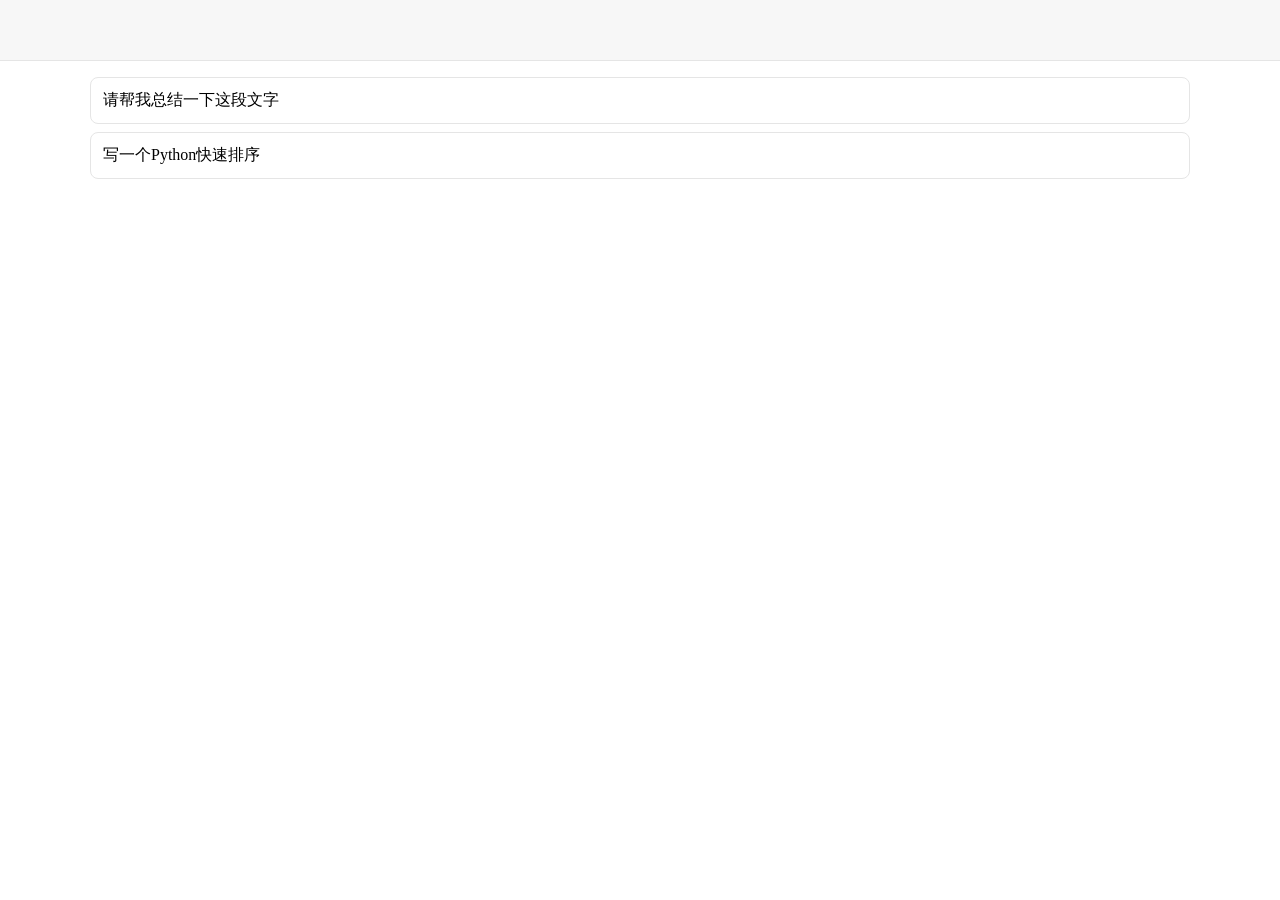
<file: tests/mock/index.html>
<!DOCTYPE html>
<html>
  <head>
    <meta charset="utf-8" />
    <title>ChatGPT Mock</title>
    <link rel="stylesheet" href="../../chrome-extension/sidebar.css" />
    <style>
      body {
        margin: 0;
      }
      header {
        height: 60px;
        background: #f7f7f7;
        border-bottom: 1px solid #e5e5e5;
        display: flex;
        align-items: center;
        justify-content: flex-end;
        padding: 0 16px;
      }
      #conversation-header-actions {
        display: flex;
        align-items: center;
      }
      main {
        max-width: 1100px;
        margin: 0 auto;
        padding: 16px;
      }
      .chat-container {
        width: 100%;
      }
      .message {
        padding: 12px;
        border: 1px solid #e5e5e5;
        margin-bottom: 8px;
        border-radius: 8px;
      }
    </style>
    <script>
      window.chrome = window.chrome || {};
      const store = {};
      window.chrome.storage = {
        local: {
          get(keys) {
            return new Promise((resolve) => {
              if (!keys) return resolve(store);
              const result = {};
              (Array.isArray(keys) ? keys : [keys]).forEach((k) => {
                result[k] = store[k];
              });
              resolve(result);
            });
          },
          set(obj) {
            Object.assign(store, obj);
            return Promise.resolve();
          },
        },
      };
      const messages = {
        sidebarTitle: "对话目录",
        filterStarred: "只看星标",
        emptyStateHeader: "暂无问题记录",
        emptyStateDescription: "发送消息后会自动记录问题",
        toggleButton: "目录",
        emptyStateStarredHeader: "暂无星标问题",
        emptyStateStarredDescription: "为重要问题添加星标以便筛选",
        removeStarTitle: "取消星标",
        addStarTitle: "添加星标",
        scrollToConversationTitle: "定位到对话",
      };
      window.chrome.i18n = {
        getMessage(key) {
          return messages[key] || key;
        },
      };
    </script>
  </head>
  <body>
    <header>
      <div id="conversation-header-actions"></div>
    </header>
    <main>
      <div class="chat-container">
        <div
          class="message"
          data-message-author-role="user"
          data-message-id="u1"
        >
          <div class="whitespace-pre-wrap">请帮我总结一下这段文字</div>
        </div>
        <div
          class="message"
          data-message-author-role="user"
          data-message-id="u2"
        >
          <div class="whitespace-pre-wrap">写一个Python快速排序</div>
        </div>
      </div>
    </main>
    <script src="../../chrome-extension/content.js"></script>
  </body>
</html>
</file>
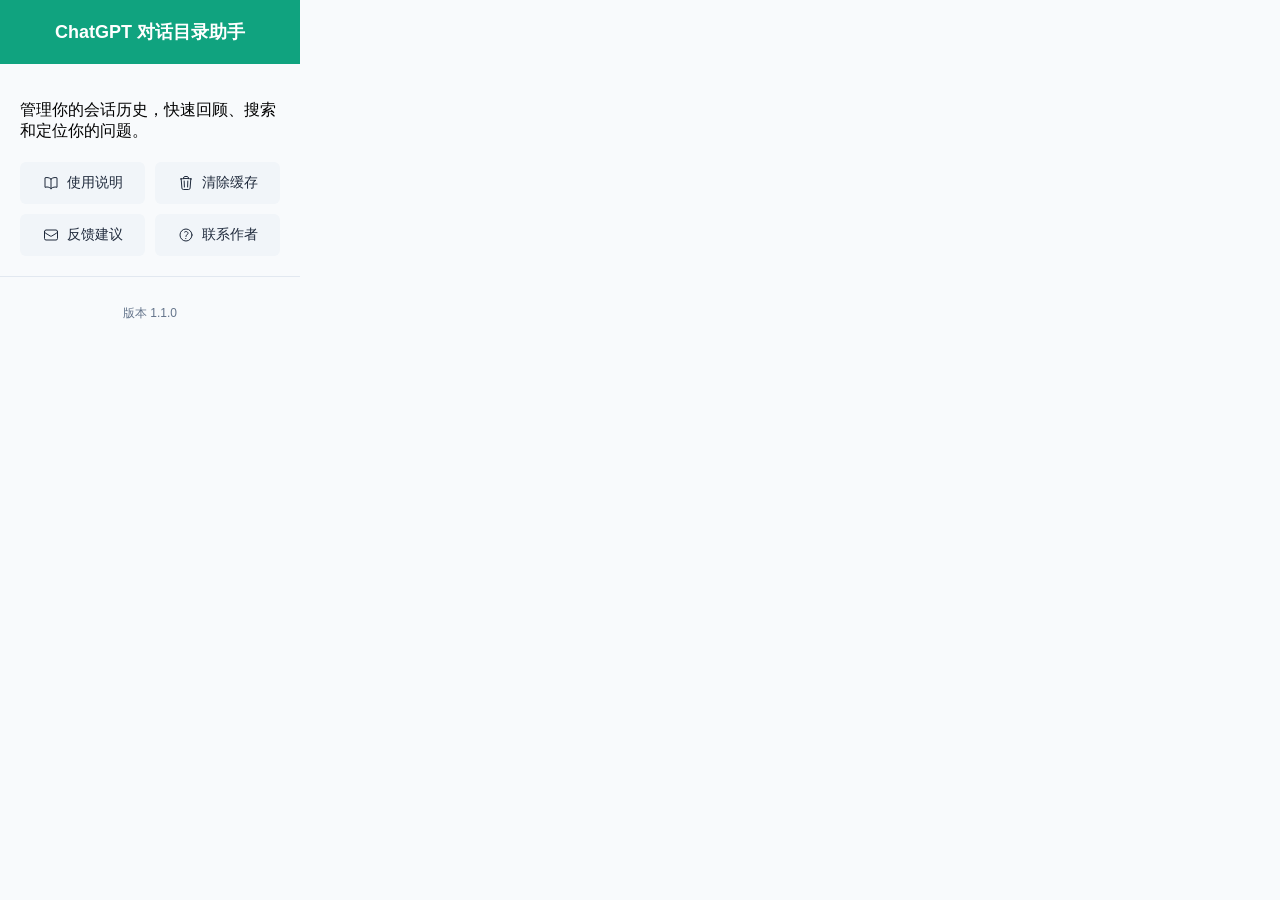
<file: chrome-extension/popup.html>
<!DOCTYPE html>
<html lang="zh-CN">
  <head>
    <meta charset="UTF-8" />
    <meta name="viewport" content="width=device-width, initial-scale=1.0" />
    <title>ChatGPT 对话目录助手</title>
    <style>
      body {
        width: 300px;
        margin: 0;
        padding: 0;
        font-family: -apple-system, BlinkMacSystemFont, "Segoe UI",
          "PingFang SC", "Hiragino Sans GB", "Microsoft YaHei", sans-serif;
        background: #f8fafc;
      }

      .header {
        background: #10a37f; /* Updated color */
        color: white;
        padding: 20px;
        text-align: center;
      }

      .header h1 {
        margin: 0;
        font-size: 18px;
        font-weight: 600;
      }

      .content {
        padding: 20px;
      }

      .actions {
        margin-top: 20px;
        display: grid;
        grid-template-columns: 1fr 1fr;
        gap: 10px;
      }

      .btn {
        padding: 12px;
        border: none;
        border-radius: 6px;
        font-size: 14px;
        font-weight: 500;
        cursor: pointer;
        transition: all 0.2s;
        display: flex;
        align-items: center;
        justify-content: center;
        gap: 8px;
      }

      .btn svg {
        width: 16px;
        height: 16px;
      }

      .btn-danger {
        background: #ef4444;
        color: white;
      }

      .btn-danger:hover {
        background: #dc2626;
      }

      .btn-primary {
        background: #10a37f;
        color: white;
      }

      .btn-primary:hover {
        background: #0f9671;
      }

      .btn-secondary {
        background: #f1f5f9;
        color: #1e293b;
      }

      .btn-secondary:hover {
        background: #e2e8f0;
      }

      .status-message {
        margin-top: 12px;
        font-size: 13px;
        color: #10a37f;
        text-align: center;
        display: none; /* Initially hidden */
        grid-column: 1 / -1;
      }

      .footer {
        padding: 16px 20px;
        text-align: center;
        font-size: 12px;
        color: #64748b;
        border-top: 1px solid #e2e8f0;
      }

      .modal {
        display: none;
        position: fixed;
        z-index: 1;
        left: 0;
        top: 0;
        width: 100%;
        height: 100%;
        overflow: auto;
        background-color: rgba(0, 0, 0, 0.4);
      }

      .modal-content {
        background-color: #fefefe;
        margin: 15% auto;
        padding: 20px;
        border: 1px solid #888;
        width: 80%;
        max-width: 300px;
        text-align: center;
        border-radius: 8px;
      }

      .modal-content img {
        max-width: 100%;
        height: auto;
      }

      .close {
        color: #aaa;
        float: right;
        font-size: 28px;
        font-weight: bold;
      }

      .close:hover,
      .close:focus {
        color: black;
        text-decoration: none;
        cursor: pointer;
      }
    </style>
  </head>
  <body>
    <div class="header">
      <h1>ChatGPT 对话目录助手</h1>
    </div>

    <div class="content">
      <p>管理你的会话历史，快速回顾、搜索和定位你的问题。</p>
      <div class="actions">
        <button class="btn btn-secondary" id="user-guide-btn">
          <svg
            xmlns="http://www.w3.org/2000/svg"
            fill="none"
            viewBox="0 0 24 24"
            stroke-width="1.5"
            stroke="currentColor"
          >
            <path
              stroke-linecap="round"
              stroke-linejoin="round"
              d="M12 6.042A8.967 8.967 0 0 0 6 3.75c-1.052 0-2.062.18-3 .512v14.25A8.987 8.987 0 0 1 6 18c2.305 0 4.408.867 6 2.292m0-14.25a8.966 8.966 0 0 1 6-2.292c1.052 0 2.062.18 3 .512v14.25A8.987 8.987 0 0 0 18 18a8.967 8.967 0 0 0-6 2.292m0-14.25v14.25"
            />
          </svg>
          使用说明
        </button>
        <button class="btn btn-secondary" id="clear-cache-btn">
          <svg
            xmlns="http://www.w3.org/2000/svg"
            fill="none"
            viewBox="0 0 24 24"
            stroke-width="1.5"
            stroke="currentColor"
          >
            <path
              stroke-linecap="round"
              stroke-linejoin="round"
              d="m14.74 9-.346 9m-4.788 0L9.26 9m9.968-3.21c.342.052.682.107 1.022.166m-1.022-.165L18.16 19.673a2.25 2.25 0 0 1-2.244 2.077H8.084a2.25 2.25 0 0 1-2.244-2.077L4.772 5.79m14.456 0a48.108 48.108 0 0 0-3.478-.397m-12 .562c.34-.059.68-.114 1.022-.165m0 0a48.11 48.11 0 0 1 3.478-.397m7.5 0v-.916c0-1.18-.91-2.164-2.09-2.201a51.964 51.964 0 0 0-3.32 0c-1.18.037-2.09 1.022-2.09 2.201v.916m7.5 0a48.667 48.667 0 0 0-7.5 0"
            />
          </svg>
          清除缓存
        </button>
        <button class="btn btn-secondary" id="feedback-btn">
          <svg
            xmlns="http://www.w3.org/2000/svg"
            fill="none"
            viewBox="0 0 24 24"
            stroke-width="1.5"
            stroke="currentColor"
          >
            <path
              stroke-linecap="round"
              stroke-linejoin="round"
              d="M21.75 6.75v10.5a2.25 2.25 0 0 1-2.25 2.25h-15a2.25 2.25 0 0 1-2.25-2.25V6.75m19.5 0A2.25 2.25 0 0 0 19.5 4.5h-15a2.25 2.25 0 0 0-2.25 2.25m19.5 0v.243a2.25 2.25 0 0 1-1.07 1.916l-7.5 4.615a2.25 2.25 0 0 1-2.36 0L3.32 8.91a2.25 2.25 0 0 1-1.07-1.916V6.75"
            />
          </svg>
          反馈建议
        </button>

        <button class="btn btn-secondary" id="contact-author-btn">
          <svg
            xmlns="http://www.w3.org/2000/svg"
            fill="none"
            viewBox="0 0 24 24"
            stroke-width="1.5"
            stroke="currentColor"
          >
            <path
              stroke-linecap="round"
              stroke-linejoin="round"
              d="M9.879 7.519c1.171-1.025 3.071-1.025 4.242 0 1.172 1.025 1.172 2.687 0 3.712-.203.179-.43.326-.67.442-.745.361-1.45.999-1.45 1.827v.75M21 12a9 9 0 1 1-18 0 9 9 0 0 1 18 0Zm-9 5.25h.008v.008H12v-.008Z"
            />
          </svg>
          联系作者
        </button>
        <p id="status-message" class="status-message">
          缓存已清除！请刷新页面。 p>
        </p>
      </div>
    </div>

    <div id="myModal" class="modal">
      <div class="modal-content">
        <span class="close">&times;</span>
        <img src="assets/wechat_add_friend.jpg" alt="WeChat QR Code" />
      </div>
    </div>

    <div class="footer">
      <p>版本 1.1.0</p>
    </div>

    <script src="popup.js"></script>
  </body>
</html>
</file>
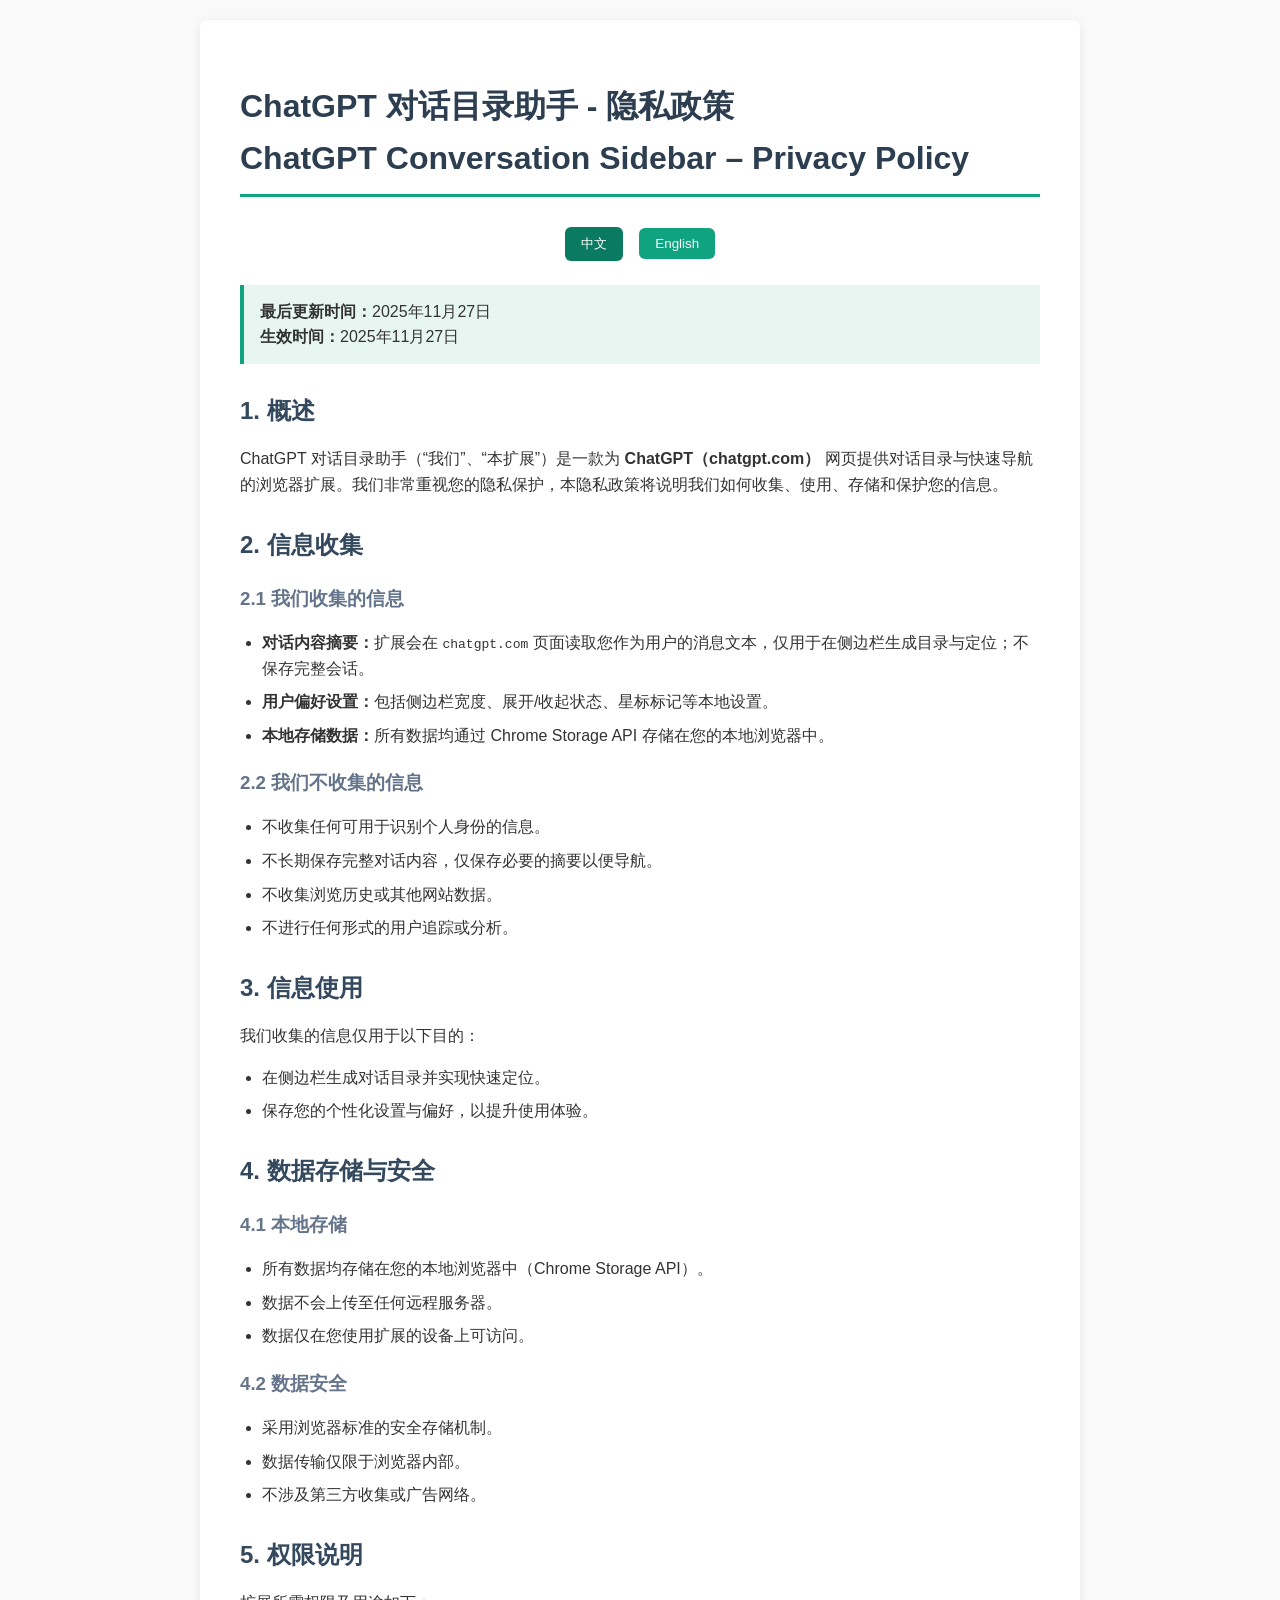
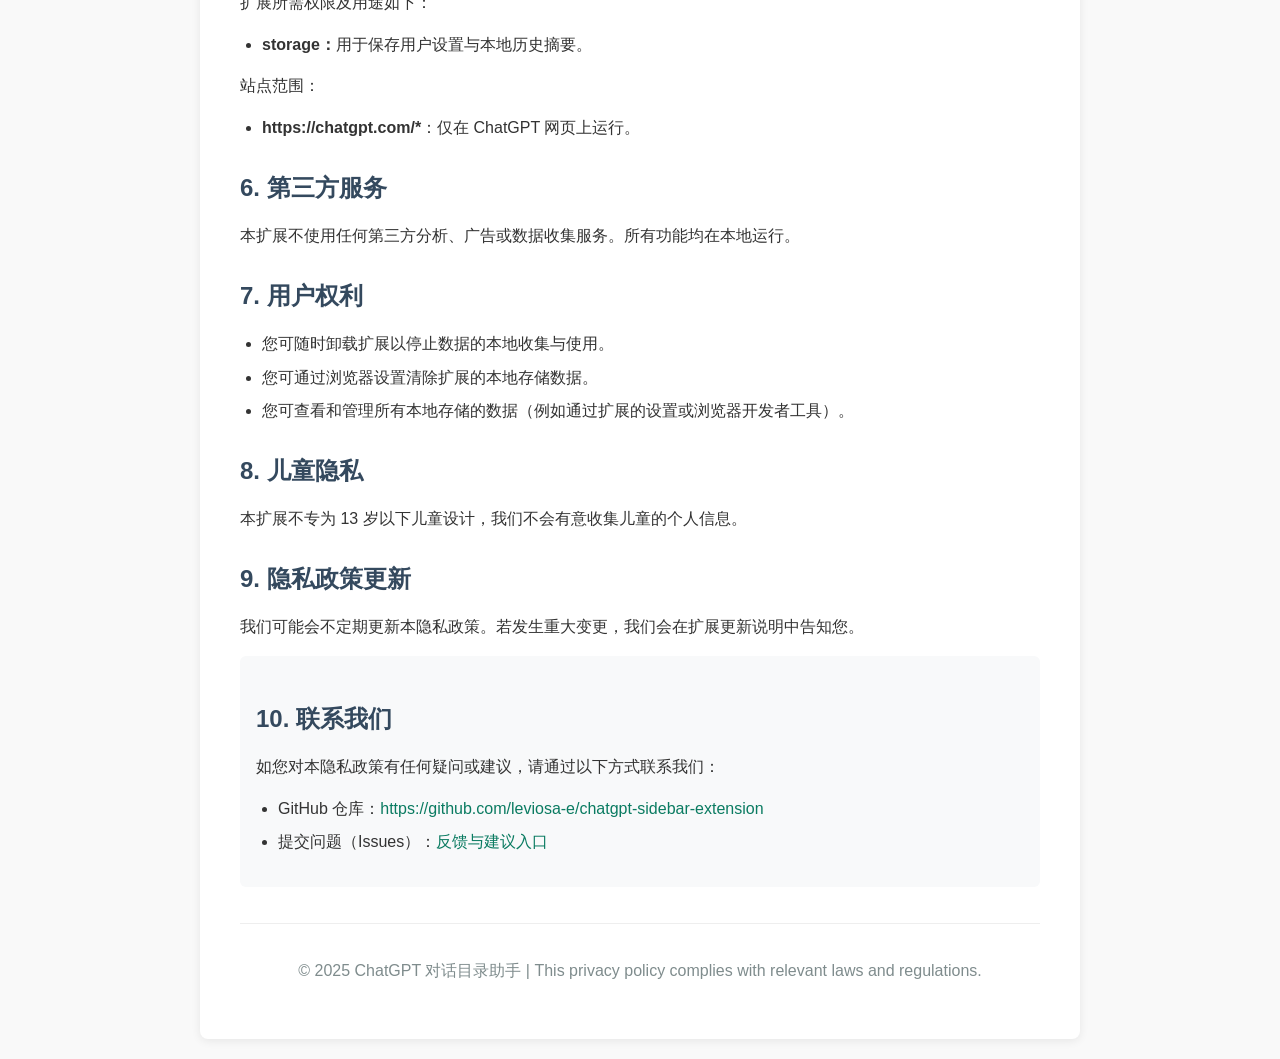
<file: docs/privacy-policy.html>
<!DOCTYPE html>
<html lang="zh-CN">
<head>
  <meta charset="UTF-8" />
  <meta name="viewport" content="width=device-width, initial-scale=1.0" />
  <title>ChatGPT 对话目录助手 - 隐私政策 | Privacy Policy</title>
  <style>
    body {
      font-family: -apple-system, BlinkMacSystemFont, 'Segoe UI', Roboto, 'Helvetica Neue', Arial, sans-serif;
      line-height: 1.6;
      color: #333;
      max-width: 880px;
      margin: 0 auto;
      padding: 20px;
      background-color: #f9f9f9;
    }
    .container {
      background: #fff;
      padding: 40px;
      border-radius: 8px;
      box-shadow: 0 2px 10px rgba(0, 0, 0, 0.08);
    }
    h1 {
      color: #2c3e50;
      border-bottom: 3px solid #10a37f;
      padding-bottom: 10px;
      margin-bottom: 30px;
    }
    h2 { color: #34495e; margin-top: 28px; margin-bottom: 12px; }
    h3 { color: #64748b; margin-top: 20px; margin-bottom: 8px; }
    .language-toggle { text-align: center; margin-bottom: 24px; }
    .language-toggle button {
      background: #10a37f;
      color: #fff;
      border: none;
      padding: 8px 16px;
      margin: 0 6px;
      border-radius: 6px;
      cursor: pointer;
      transition: background 0.2s;
    }
    .language-toggle button:hover { background: #0f9671; }
    .language-toggle button.active { background: #0a7b61; }
    .language-section { display: none; }
    .language-section.active { display: block; }
    .highlight {
      background-color: #e8f6f2;
      padding: 14px 16px;
      border-left: 4px solid #10a37f;
      margin: 14px 0;
    }
    ul { padding-left: 22px; }
    li { margin-bottom: 8px; }
    .contact-info { background-color: #f8f9fa; padding: 16px; border-radius: 6px; margin-top: 16px; }
    .footer { text-align: center; margin-top: 36px; padding-top: 18px; border-top: 1px solid #eee; color: #7f8c8d; }
    a { color: #0a7b61; text-decoration: none; }
    a:hover { text-decoration: underline; }
  </style>
</head>
<body>
  <div class="container">
    <h1>ChatGPT 对话目录助手 - 隐私政策<br/>ChatGPT Conversation Sidebar – Privacy Policy</h1>

    <div class="language-toggle">
      <button onclick="showLanguage('zh')" id="zh-btn" class="active">中文</button>
      <button onclick="showLanguage('en')" id="en-btn">English</button>
    </div>

    <!-- 中文版本 -->
    <div id="zh-content" class="language-section active">
      <div class="highlight">
        <strong>最后更新时间：</strong>2025年11月27日<br/>
        <strong>生效时间：</strong>2025年11月27日
      </div>

      <h2>1. 概述</h2>
      <p>ChatGPT 对话目录助手（“我们”、“本扩展”）是一款为 <strong>ChatGPT（chatgpt.com）</strong> 网页提供对话目录与快速导航的浏览器扩展。我们非常重视您的隐私保护，本隐私政策将说明我们如何收集、使用、存储和保护您的信息。</p>

      <h2>2. 信息收集</h2>
      <h3>2.1 我们收集的信息</h3>
      <ul>
        <li><strong>对话内容摘要：</strong>扩展会在 <code>chatgpt.com</code> 页面读取您作为用户的消息文本，仅用于在侧边栏生成目录与定位；不保存完整会话。</li>
        <li><strong>用户偏好设置：</strong>包括侧边栏宽度、展开/收起状态、星标标记等本地设置。</li>
        <li><strong>本地存储数据：</strong>所有数据均通过 Chrome Storage API 存储在您的本地浏览器中。</li>
      </ul>

      <h3>2.2 我们不收集的信息</h3>
      <ul>
        <li>不收集任何可用于识别个人身份的信息。</li>
        <li>不长期保存完整对话内容，仅保存必要的摘要以便导航。</li>
        <li>不收集浏览历史或其他网站数据。</li>
        <li>不进行任何形式的用户追踪或分析。</li>
      </ul>

      <h2>3. 信息使用</h2>
      <p>我们收集的信息仅用于以下目的：</p>
      <ul>
        <li>在侧边栏生成对话目录并实现快速定位。</li>
        <li>保存您的个性化设置与偏好，以提升使用体验。</li>
      </ul>

      <h2>4. 数据存储与安全</h2>
      <h3>4.1 本地存储</h3>
      <ul>
        <li>所有数据均存储在您的本地浏览器中（Chrome Storage API）。</li>
        <li>数据不会上传至任何远程服务器。</li>
        <li>数据仅在您使用扩展的设备上可访问。</li>
      </ul>

      <h3>4.2 数据安全</h3>
      <ul>
        <li>采用浏览器标准的安全存储机制。</li>
        <li>数据传输仅限于浏览器内部。</li>
        <li>不涉及第三方收集或广告网络。</li>
      </ul>

      <h2>5. 权限说明</h2>
      <p>扩展所需权限及用途如下：</p>
      <ul>
        <li><strong>storage：</strong>用于保存用户设置与本地历史摘要。</li>
      </ul>
      <p>站点范围：</p>
      <ul>
        <li><strong>https://chatgpt.com/*</strong>：仅在 ChatGPT 网页上运行。</li>
      </ul>

      <h2>6. 第三方服务</h2>
      <p>本扩展不使用任何第三方分析、广告或数据收集服务。所有功能均在本地运行。</p>

      <h2>7. 用户权利</h2>
      <ul>
        <li>您可随时卸载扩展以停止数据的本地收集与使用。</li>
        <li>您可通过浏览器设置清除扩展的本地存储数据。</li>
        <li>您可查看和管理所有本地存储的数据（例如通过扩展的设置或浏览器开发者工具）。</li>
      </ul>

      <h2>8. 儿童隐私</h2>
      <p>本扩展不专为 13 岁以下儿童设计，我们不会有意收集儿童的个人信息。</p>

      <h2>9. 隐私政策更新</h2>
      <p>我们可能会不定期更新本隐私政策。若发生重大变更，我们会在扩展更新说明中告知您。</p>

      <div class="contact-info">
        <h2>10. 联系我们</h2>
        <p>如您对本隐私政策有任何疑问或建议，请通过以下方式联系我们：</p>
        <ul>
          <li>GitHub 仓库：<a href="https://github.com/leviosa-e/chatgpt-sidebar-extension" target="_blank">https://github.com/leviosa-e/chatgpt-sidebar-extension</a></li>
          <li>提交问题（Issues）：<a href="https://github.com/leviosa-e/chatgpt-sidebar-extension/issues/new" target="_blank">反馈与建议入口</a></li>
        </ul>
      </div>
    </div>

    <!-- English Version -->
    <div id="en-content" class="language-section">
      <div class="highlight">
        <strong>Last Updated:</strong> Nov 27, 2025<br/>
        <strong>Effective Date:</strong> Nov 27, 2025
      </div>

      <h2>1. Overview</h2>
      <p>ChatGPT Conversation Sidebar (“we”, “this extension”) is a browser extension that provides conversation directory and quick navigation on <strong>ChatGPT (chatgpt.com)</strong>. We care about your privacy. This policy explains how we collect, use, store, and protect your information.</p>

      <h2>2. Information Collection</h2>
      <h3>2.1 What We Collect</h3>
      <ul>
        <li><strong>Conversation Summaries:</strong> Reads your user messages on <code>chatgpt.com</code> solely to build a sidebar directory and navigation; full conversations are not stored.</li>
        <li><strong>User Preferences:</strong> Sidebar width, collapsed state, starred items, and related local settings.</li>
        <li><strong>Local Storage Data:</strong> All data is stored locally via the Chrome Storage API.</li>
      </ul>

      <h3>2.2 What We Do NOT Collect</h3>
      <ul>
        <li>No personally identifiable information.</li>
        <li>No long-term storage of full conversation content; only necessary summaries for navigation.</li>
        <li>No browsing history or data from other sites.</li>
        <li>No user tracking or analytics of any kind.</li>
      </ul>

      <h2>3. Information Usage</h2>
      <ul>
        <li>Generate conversation directory in the sidebar and enable quick navigation.</li>
        <li>Save your personalization settings and preferences to improve user experience.</li>
      </ul>

      <h2>4. Data Storage & Security</h2>
      <h3>4.1 Local Storage</h3>
      <ul>
        <li>All data is stored locally in your browser (Chrome Storage API).</li>
        <li>Data is never uploaded to remote servers.</li>
        <li>Data is only accessible on your device.</li>
      </ul>

      <h3>4.2 Security</h3>
      <ul>
        <li>Uses browser-standard secure storage mechanisms.</li>
        <li>Data transmission is limited within the browser.</li>
        <li>No third-party collection or ad networks involved.</li>
      </ul>

      <h2>5. Permissions</h2>
      <p>Required permissions and purposes:</p>
      <ul>
        <li><strong>storage:</strong> Save user settings and local history summaries.</li>
      </ul>
      <p>Site scope:</p>
      <ul>
        <li><strong>https://chatgpt.com/*</strong>: Runs only on ChatGPT web pages.</li>
      </ul>

      <h2>6. Third-Party Services</h2>
      <p>No third-party analytics, ads, or data collection services. All functionality runs locally.</p>

      <h2>7. Your Rights</h2>
      <ul>
        <li>Uninstall the extension at any time to stop local collection and use of data.</li>
        <li>Clear extension data via browser settings.</li>
        <li>View and manage locally stored data (e.g., via extension settings or browser dev tools).</li>
      </ul>

      <h2>8. Children’s Privacy</h2>
      <p>Not designed for children under 13; we do not knowingly collect children’s personal information.</p>

      <h2>9. Updates</h2>
      <p>This policy may be updated occasionally. For significant changes, we will notify you in the extension update notes.</p>

      <div class="contact-info">
        <h2>10. Contact Us</h2>
        <ul>
          <li>GitHub Repo: <a href="https://github.com/leviosa-e/chatgpt-sidebar-extension" target="_blank">https://github.com/leviosa-e/chatgpt-sidebar-extension</a></li>
          <li>Issues: <a href="https://github.com/leviosa-e/chatgpt-sidebar-extension/issues/new" target="_blank">Feedback & Suggestions</a></li>
        </ul>
      </div>
    </div>

    <div class="footer">
      <p>© 2025 ChatGPT 对话目录助手 | This privacy policy complies with relevant laws and regulations.</p>
    </div>
  </div>

  <script>
    function showLanguage(lang) {
      document.querySelectorAll('.language-section').forEach(section => {
        section.classList.remove('active');
      });
      document.querySelectorAll('.language-toggle button').forEach(btn => {
        btn.classList.remove('active');
      });
      document.getElementById(lang + '-content').classList.add('active');
      document.getElementById(lang + '-btn').classList.add('active');
    }
  </script>
</body>
</html>
</file>
<file: chrome-extension/sidebar.css>
/**
 * 腾讯元宝侧边栏助手 - 样式文件
 * 为侧边栏提供美观的UI设计
 */

/* 变量定义 */
:root {
  --sidebar-bg-color: #ffffff;
  --sidebar-text-color: #202123;
  --sidebar-border-color: #e5e5e5;
  --sidebar-header-bg-color: #f7f7f7;
  --sidebar-footer-bg-color: #f7f7f7;
  --sidebar-icon-color: #555;
  --sidebar-accent-color: #10a37f;
  --sidebar-hover-bg-color: #f0f0f0;
  --sidebar-active-bg-color: #e0e0e0;
  --button-primary-bg: #10a37f;
  --button-primary-text: #ffffff;
  --button-secondary-bg: #f0f0f0;
  --button-secondary-text: #333;
  --toast-bg-color: rgba(0, 0, 0, 0.8);
  --toast-text-color: #ffffff;
}

/* 暗色模式 (如果需要) */
/* @media (prefers-color-scheme: dark) {
  :root {
    --sidebar-bg-color: #303030;
    --sidebar-text-color: #d1d5db;
    --sidebar-border-color: #404043;
    --sidebar-header-bg-color: #303030;
    --sidebar-footer-bg-color: #303030;
  }
} */

/* 侧边栏主容器 */
.yuanbao-sidebar {
  position: fixed;
  right: 0;
  top: 0;
  width: 320px;
  min-width: 260px;
  max-width: 800px;
  height: 100vh;
  background-color: var(--sidebar-bg-color);
  border-left: 1px solid var(--sidebar-border-color);
  box-shadow: -2px 0 8px rgba(0, 0, 0, 0.05);
  display: flex;
  flex-direction: column;
  font-family: -apple-system, BlinkMacSystemFont, "Segoe UI", "PingFang SC",
    "Hiragino Sans GB", "Microsoft YaHei", sans-serif;
  transition: width 0.3s ease-in-out, transform 0.3s ease-in-out;
  color: var(--sidebar-text-color);
  z-index: 1000;
}

.yuanbao-sidebar.resizing {
  transition: none;
}

.sidebar-resizer {
  position: absolute;
  top: 0;
  left: -2px;
  width: 5px;
  height: 100%;
  background-color: transparent;
  cursor: ew-resize;
  z-index: 100;
}

.yuanbao-sidebar.collapsed {
  width: 0;
  min-width: 0;
  border-left: none;
  transform: translateX(100%);
  overflow: hidden;
}

/* 侧边栏头部 */
.sidebar-header {
  display: flex;
  align-items: center;
  justify-content: space-between;
  padding: 12px 16px;
  border-bottom: 1px solid var(--sidebar-border-color);
  background-color: var(--sidebar-header-bg-color);
  flex-shrink: 0;
}

.sidebar-title {
  font-size: 16px;
  font-weight: 600;
  margin: 0;
  display: flex;
  align-items: center;
  gap: 8px;
}

.sidebar-icon {
  font-size: 20px;
  color: var(--sidebar-icon-color);
}

.sidebar-controls {
  display: flex;
  align-items: center;
  gap: 12px;
}

.star-filter-label {
  display: flex;
  align-items: center;
  gap: 6px;
  font-size: 13px;
  color: var(--sidebar-text-color);
  cursor: pointer;
  user-select: none; /* 防止文本被选中 */
}

.star-filter-checkbox {
  cursor: pointer;
  /* 如果需要自定义复选框样式，可以在这里添加 */
  outline: none;
}

.star-filter-checkbox:focus {
}

.flex-column {
  display: flex;
  flex-direction: column;
  gap: 4px;
}

.space-between {
  justify-content: space-between;
}

.sidebar-toggle {
  background: none;
  border: none;
  cursor: pointer;
  padding: 4px;
  border-radius: 5px;
  display: flex;
  align-items: center;
  justify-content: center;
  color: var(--sidebar-icon-color);
}

.sidebar-toggle:hover {
  background-color: var(--sidebar-hover-bg-color);
}

.toggle-icon {
  font-size: 18px;
  transition: transform 0.2s;
}

.yuanbao-sidebar.collapsed .toggle-icon {
  transform: rotate(180deg);
}

/* 内容区域 */
.sidebar-content {
  flex-grow: 1;
  overflow-y: auto;
  padding: 8px 0;
}

/* 自定义滚动条 */
.sidebar-content::-webkit-scrollbar {
  width: 6px;
}
.sidebar-content::-webkit-scrollbar-track {
  background: transparent;
}
.sidebar-content::-webkit-scrollbar-thumb {
  background-color: #ccc;
  border-radius: 3px;
}
.sidebar-content::-webkit-scrollbar-thumb:hover {
  background-color: #aaa;
}

/* 问题列表 */
.questions-list {
  display: flex;
  flex-direction: column;
}

.question-item {
  padding: 12px 16px;
  border-bottom: 1px solid var(--sidebar-border-color);
  cursor: pointer;
  transition: background-color 0.2s;
  position: relative;
}

.question-item:hover {
  background-color: var(--sidebar-hover-bg-color);
}

.question-item:hover .question-actions {
  opacity: 1;
}

.question-content-wrapper {
  display: flex;
}

.question-text {
  font-size: 14px;
  line-height: 1.5;
  color: var(--sidebar-text-color);
  word-break: break-word;
  height: 4.5em; /* 1.5em (line-height) * 3 (line-clamp) */
  display: -webkit-box;
  -webkit-line-clamp: 3;
  -webkit-box-orient: vertical;
  overflow: hidden;
  text-overflow: ellipsis;
}

.question-meta {
  display: flex;
  justify-content: space-between;
  align-items: center;
  margin-top: 8px;
}

.question-time {
  font-size: 12px;
  color: #888;
}

.question-actions {
  display: flex;
  gap: 4px;
  opacity: 0;
  transition: opacity 0.2s;
}

.action-btn {
  background: none;
  border: none;
  cursor: pointer;
  padding: 4px;
  border-radius: 5px;
  font-size: 16px;
  color: var(--sidebar-icon-color);
}

.star-btn {
  color: #787878;
}

.action-btn:hover {
  background-color: var(--sidebar-active-bg-color);
  color: var(--sidebar-accent-color);
}

/* 空状态 */
.empty-state {
  text-align: center;
  padding: 40px 20px;
  color: #888;
}
.empty-state p {
  font-size: 15px;
  margin: 0 0 8px;
}
.empty-state small {
  font-size: 13px;
}

/* 侧边栏底部 */
.sidebar-footer {
  display: flex;
  gap: 10px;
  padding: 12px 16px;
  border-top: 1px solid var(--sidebar-border-color);
  background-color: var(--sidebar-footer-bg-color);
  flex-shrink: 0;
}

.extract-questions-btn,
.clear-history-btn {
  flex: 1;
  padding: 8px 12px;
  border-radius: 6px;
  font-size: 14px;
  font-weight: 500;
  cursor: pointer;
  display: flex;
  align-items: center;
  justify-content: center;
  gap: 6px;
  transition: background-color 0.2s, color 0.2s, border-color 0.2s;
}

.extract-questions-btn {
  background-color: var(--button-primary-bg);
  color: var(--button-primary-text);
  border: 1px solid var(--button-primary-bg);
}

.extract-questions-btn:hover {
  background-color: #0e8e6d;
}

.clear-history-btn {
  background-color: var(--button-secondary-bg);
  color: var(--button-secondary-text);
  border: 1px solid #ddd;
}

.clear-history-btn:hover {
  background-color: #e5e5e5;
}

/* 提示消息 */
.yuanbao-toast {
  position: fixed;
  bottom: 30px;
  left: 50%;
  transform: translateX(-50%);
  background-color: var(--toast-bg-color);
  color: var(--toast-text-color);
  padding: 10px 20px;
  border-radius: 8px;
  font-size: 14px;
  z-index: 9999;
  opacity: 0;
  transition: opacity 0.3s, bottom 0.3s;
}

.yuanbao-toast.show {
  opacity: 1;
  bottom: 50px;
}

/* 目录按钮 */
.directory-toggle-btn {
  /* background-color: transparent;
  border: 1px solid #d9d9e3;
  color: #202123;
  padding: 8px 12px;
  text-align: center;
  text-decoration: none;
  display: inline-block;
  font-size: 14px;
  font-weight: 500;
  margin: 4px 2px;
  cursor: pointer;
  border-radius: 8px;
  transition: background-color 0.2s, border-color 0.2s; */
}

.directory-toggle-btn:hover {
  /* background-color: #f0f0f0;
  border-color: #c0c0c0; */
}

/* 响应式设计 */
@media (max-width: 1200px) {
  .yuanbao-sidebar {
    width: 280px;
  }

  .yuanbao-sidebar.collapsed {
    transform: translateX(240px);
  }
}

@media (max-width: 768px) {
  .yuanbao-sidebar {
    width: 100%;
    left: 0;
    right: 0;
    border-left: none;
    border-bottom: 1px solid #e5e7eb;
  }

  .yuanbao-sidebar.collapsed {
    transform: translateY(-100%);
    width: 100%;
  }

  .sidebar-header {
    padding: 12px 16px;
  }

  .sidebar-title {
    font-size: 14px;
  }

  .question-item {
    padding: 10px;
  }

  .question-text {
    font-size: 13px;
  }
}

/* 暗色主题适配 */
@media (prefers-color-scheme: dark) {
  .yuanbao-sidebar {
    background: #212121;
    border-left-color: #374151;
    color: #f9fafb;
  }

  .sidebar-header {
    background: #212121;
    border-bottom-color: #ffffff0d;
  }

  .star-filter-label {
    color: #f9fafb;
  }

  .question-item {
    background: #212121;
    border-color: #ffffff0d;
    color: #f9fafb;
  }

  .question-item:hover {
    background: #4b5563;
    border-color: #6b7280;
  }

  .question-text {
    color: #e5e7eb;
  }

  .question-time {
    color: #9ca3af;
  }

  .sidebar-footer {
    background: #374151;
    border-top-color: #4b5563;
  }

  .empty-state {
    color: #9ca3af;
  }
}

/* 动画效果 */
@keyframes slideIn {
  from {
    transform: translateX(100%);
  }
  to {
    transform: translateX(0);
  }
}

@keyframes fadeIn {
  from {
    opacity: 0;
  }
  to {
    opacity: 1;
  }
}

.yuanbao-sidebar {
  animation: slideIn 0.3s ease-out;
}

.question-item {
  animation: fadeIn 0.2s ease-out;
}

/* 高对比度模式支持 */
@media (prefers-contrast: high) {
  .yuanbao-sidebar {
    border-left: 2px solid #000;
  }

  .question-item {
    border: 2px solid #000;
  }

  .action-btn:hover {
    background: #000;
    color: #fff;
  }
}

/* 减少动画模式支持 */
@media (prefers-reduced-motion: reduce) {
  .yuanbao-sidebar,
  .question-item,
  .action-btn,
  .yuanbao-toast {
    transition: none;
    animation: none;
  }
}
</file>
